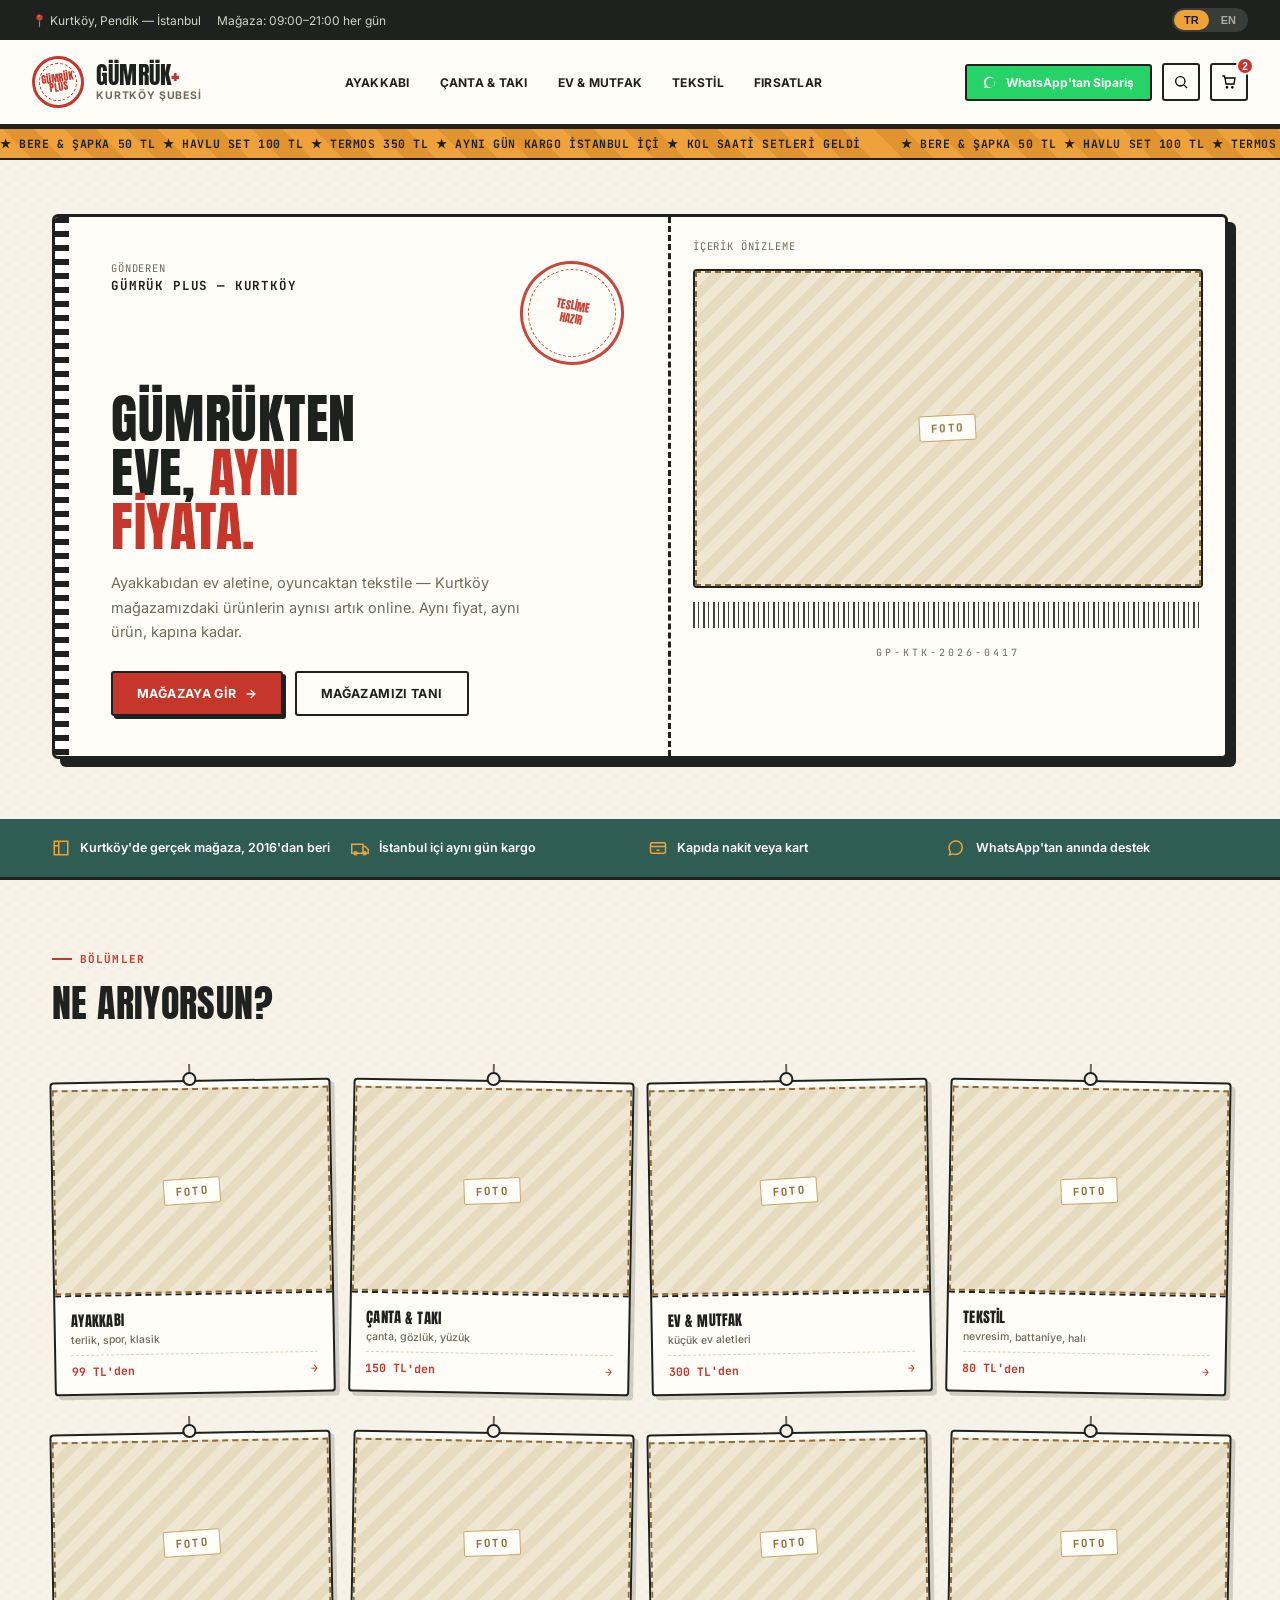
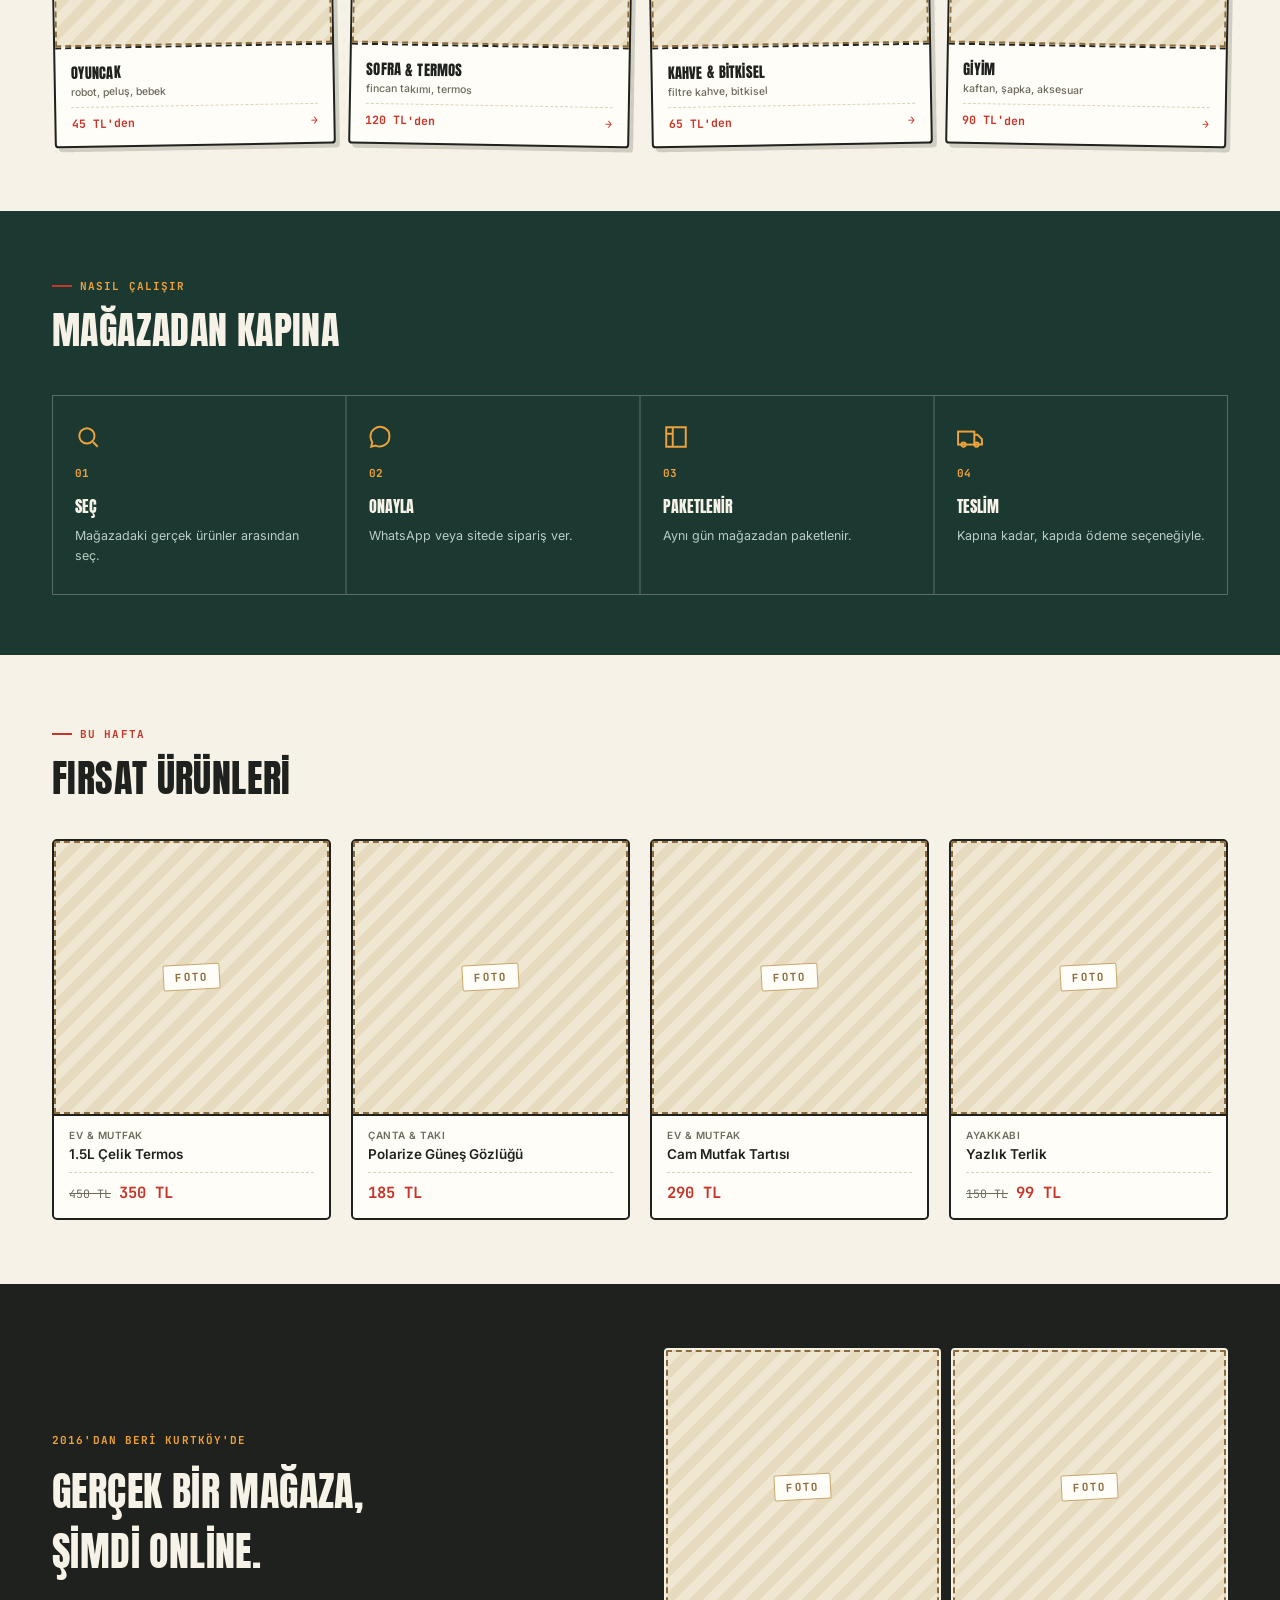
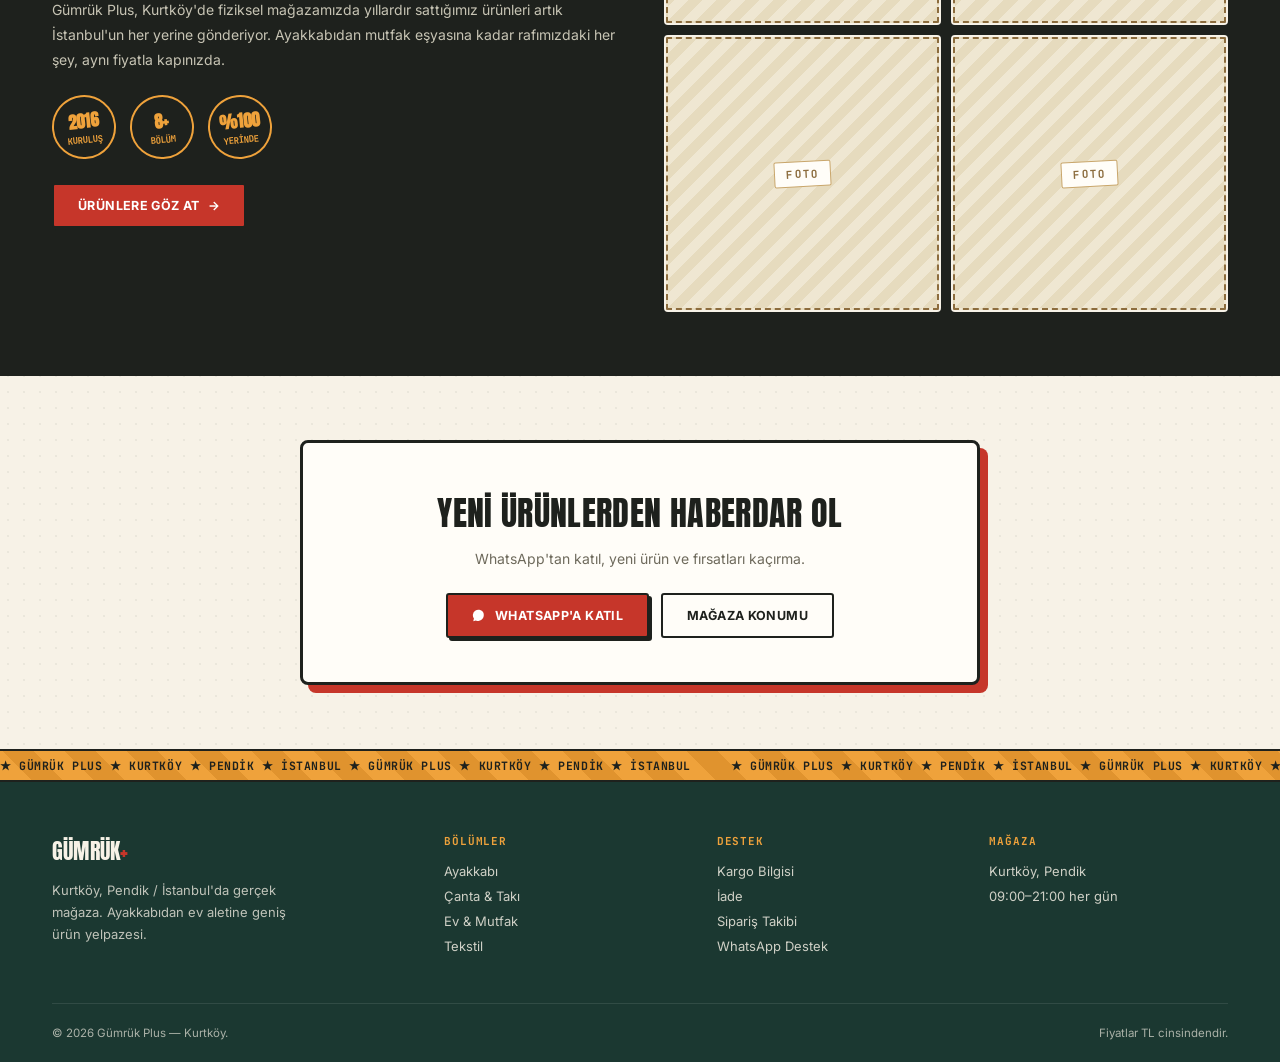
<file: index.html>
<!DOCTYPE html>
<html lang="tr">
<head>
<meta charset="UTF-8">
<meta name="viewport" content="width=device-width, initial-scale=1.0">
<title>Gümrük Plus — Kurtköy</title>
<link rel="preconnect" href="https://fonts.googleapis.com">
<link rel="preconnect" href="https://fonts.gstatic.com" crossorigin>
<link href="https://fonts.googleapis.com/css2?family=Anton&family=Inter:wght@400;500;600;700;800&family=JetBrains+Mono:wght@500;700&display=swap" rel="stylesheet">
<style>
  :root{
    --cream:#F7F2E7;
    --paper:#FFFDF8;
    --kraft:#C9A66B;
    --kraft-dark:#8C6C3D;
    --ink:#1E211D;
    --teal:#2F5D53;
    --teal-dark:#1B3831;
    --red:#C6362A;
    --amber:#EFA23B;
    --line:#DCD2B8;
    --stone:#6E6A5C;
    --ease:cubic-bezier(.22,.61,.36,1);
  }
  *{margin:0;padding:0;box-sizing:border-box;}
  body{
    background:var(--cream);color:var(--ink);font-family:'Inter',sans-serif;-webkit-font-smoothing:antialiased;
    background-image:
      radial-gradient(circle, rgba(30,33,29,0.055) 1px, transparent 1px);
    background-size:16px 16px;
  }
  ::selection{background:var(--amber);color:var(--ink);}
  h1,h2,h3{font-family:'Anton',sans-serif;font-weight:400;text-transform:uppercase;letter-spacing:0.01em;}
  a{color:inherit;text-decoration:none;}
  .mono{font-family:'JetBrains Mono',monospace;}
  .wrap{max-width:1240px;margin:0 auto;padding:0 32px;}
  @media(max-width:640px){.wrap{padding:0 18px;}}
  @media (prefers-reduced-motion: reduce){*{animation:none !important;transition:none !important;}}

  body.lang-tr .en{display:none;}
  body.lang-en .tr{display:none;}

  /* ---------- shared: photo placeholder ---------- */
  .photo-placeholder{
    width:100%;height:100%;
    background:repeating-linear-gradient(135deg, #EFE7D2 0 10px, #E6DBBE 10px 20px);
    border:2px dashed var(--kraft-dark);
    display:flex;align-items:center;justify-content:center;position:relative;
  }
  .photo-placeholder span{
    font-family:'JetBrains Mono',monospace;font-size:11px;font-weight:700;
    letter-spacing:0.12em;color:var(--kraft-dark);text-transform:uppercase;
    background:var(--paper);padding:5px 11px;border-radius:2px;border:1px solid var(--kraft);
    transform:rotate(-3deg);
  }

  /* ---------- packing-tape divider ---------- */
  .tape{
    background:repeating-linear-gradient(45deg, var(--amber) 0 22px, #E0932E 22px 44px);
    color:var(--ink);padding:7px 0;overflow:hidden;
    border-top:2px solid var(--ink);border-bottom:2px solid var(--ink);
  }
  .tape-track{display:flex;gap:40px;width:max-content;animation:tapeScroll 26s linear infinite;}
  @keyframes tapeScroll{from{transform:translateX(0);}to{transform:translateX(-50%);}}
  .tape-track span{font-family:'JetBrains Mono',monospace;font-size:11.5px;font-weight:700;letter-spacing:0.05em;white-space:nowrap;}

  /* ---------- TOPBAR ---------- */
  .topbar{
    background:var(--ink);color:var(--cream);font-size:12px;
    display:flex;justify-content:space-between;align-items:center;padding:8px 32px;
  }
  @media(max-width:640px){.topbar{padding:8px 18px;font-size:10.5px;}}
  .topbar .left{display:flex;gap:16px;align-items:center;opacity:0.85;}
  .lang-switch{display:flex;gap:2px;background:rgba(255,255,255,0.12);border-radius:999px;padding:2px;}
  .lang-switch button{border:none;background:none;color:var(--cream);font-size:11px;font-weight:700;padding:4px 10px;border-radius:999px;cursor:pointer;opacity:0.6;transition:all .25s var(--ease);}
  .lang-switch button.active{background:var(--amber);color:var(--ink);opacity:1;}

  /* ---------- HEADER ---------- */
  header{background:var(--paper);border-bottom:3px solid var(--ink);position:sticky;top:0;z-index:100;}
  .header-inner{display:flex;align-items:center;justify-content:space-between;padding:16px 32px;gap:24px;}
  @media(max-width:640px){.header-inner{padding:12px 18px;}}
  .logo-stamp{
    width:52px;height:52px;border:3px solid var(--red);border-radius:50%;
    display:flex;align-items:center;justify-content:center;transform:rotate(-8deg);
    flex-shrink:0;position:relative;
  }
  .logo-stamp::before{
    content:'';position:absolute;inset:4px;border:1px dashed var(--red);border-radius:50%;
  }
  .logo-stamp span{font-family:'Anton',sans-serif;color:var(--red);font-size:10px;line-height:0.9;text-align:center;}
  .logo-block{display:flex;align-items:center;gap:12px;}
  .logo-text h1{font-size:24px;line-height:1;}
  .logo-text h1 .plus{color:var(--red);}
  .logo-text .loc{font-size:10.5px;color:var(--stone);font-weight:700;letter-spacing:0.08em;text-transform:uppercase;margin-top:2px;}
  nav{display:flex;gap:2px;}
  @media(max-width:1040px){nav{display:none;}}
  nav a{
    padding:9px 14px;font-size:12px;font-weight:700;text-transform:uppercase;letter-spacing:0.02em;
    border-radius:3px;transition:all .2s var(--ease);position:relative;
  }
  nav a:hover{background:var(--ink);color:var(--cream);}
  .header-actions{display:flex;align-items:center;gap:10px;}
  .icon-btn{
    width:38px;height:38px;border:2px solid var(--ink);border-radius:3px;
    display:flex;align-items:center;justify-content:center;cursor:pointer;background:var(--paper);
    transition:all .2s var(--ease);position:relative;
  }
  .icon-btn:hover{background:var(--ink);color:var(--cream);}
  .cart-count{position:absolute;top:-8px;right:-8px;background:var(--red);color:#fff;font-size:10px;font-weight:700;width:18px;height:18px;border-radius:50%;display:flex;align-items:center;justify-content:center;border:2px solid var(--paper);}
  .whatsapp-btn{display:flex;align-items:center;gap:8px;background:#25D366;color:#fff;padding:9px 16px;border-radius:3px;font-size:12px;font-weight:700;border:2px solid var(--ink);transition:transform .2s var(--ease);}
  .whatsapp-btn:hover{transform:translateY(-2px) rotate(-1deg);}
  @media(max-width:640px){.whatsapp-btn span{display:none;}}

  .reveal{opacity:0;transform:translateY(26px);transition:opacity .7s var(--ease),transform .7s var(--ease);}
  .reveal.in{opacity:1;transform:translateY(0);}

  /* ---------- HERO — shipping label styled ---------- */
  .hero{padding:54px 0 60px;position:relative;}
  .hero-label{
    background:var(--paper);border:3px solid var(--ink);border-radius:6px;
    box-shadow:8px 8px 0 var(--ink);position:relative;overflow:hidden;
  }
  .hero-label::before{
    content:'';position:absolute;left:0;top:0;bottom:0;width:14px;
    background:repeating-linear-gradient(180deg, var(--ink) 0 6px, transparent 6px 14px);
  }
  .hero-grid{display:grid;grid-template-columns:1.1fr 1fr;gap:0;}
  @media(max-width:900px){.hero-grid{grid-template-columns:1fr;}}
  .hero-text{padding:44px 44px 40px 56px;}
  @media(max-width:640px){.hero-text{padding:32px 24px 28px 34px;}}
  .label-row{display:flex;justify-content:space-between;align-items:flex-start;margin-bottom:26px;flex-wrap:wrap;gap:14px;}
  .label-field{font-family:'JetBrains Mono',monospace;font-size:10.5px;color:var(--stone);text-transform:uppercase;letter-spacing:0.08em;}
  .label-field b{display:block;color:var(--ink);font-size:12.5px;margin-top:2px;font-weight:700;}
  .stamp-graphic{
    width:104px;height:104px;border:3px solid var(--red);border-radius:50%;
    display:flex;align-items:center;justify-content:center;flex-shrink:0;
    transform:rotate(11deg);opacity:0.92;mix-blend-mode:multiply;
  }
  .stamp-inner{border:1px dashed var(--red);border-radius:50%;width:88px;height:88px;display:flex;align-items:center;justify-content:center;}
  .stamp-graphic p{font-family:'Anton',sans-serif;color:var(--red);font-size:11px;line-height:1.15;text-align:center;text-transform:uppercase;}

  .hero-text h2{font-size:clamp(32px,4.6vw,54px);line-height:1.0;margin-bottom:18px;}
  .hero-text h2 .hi{color:var(--red);}
  .hero-text p.sub{font-size:14.5px;color:var(--stone);line-height:1.7;max-width:420px;margin-bottom:26px;}
  .hero-cta{display:flex;gap:12px;flex-wrap:wrap;}
  .btn{display:inline-flex;align-items:center;gap:8px;padding:13px 24px;font-size:12.5px;font-weight:700;text-transform:uppercase;letter-spacing:0.03em;border-radius:3px;border:2px solid var(--ink);cursor:pointer;transition:transform .25s var(--ease), box-shadow .25s var(--ease);}
  .btn-primary{background:var(--red);color:#fff;border-color:var(--ink);box-shadow:3px 3px 0 var(--ink);}
  .btn-primary:hover{transform:translate(-2px,-2px);box-shadow:5px 5px 0 var(--ink);}
  .btn-ghost{background:var(--paper);color:var(--ink);}
  .btn-ghost:hover{background:var(--ink);color:var(--cream);}

  .hero-photo-side{position:relative;border-left:3px dashed var(--ink);padding:22px;display:flex;flex-direction:column;gap:14px;}
  @media(max-width:900px){.hero-photo-side{border-left:none;border-top:3px dashed var(--ink);}}
  .hero-photo-main{aspect-ratio:16/10;border:2px solid var(--ink);border-radius:4px;overflow:hidden;position:relative;}
  .barcode-strip{height:26px;background:repeating-linear-gradient(90deg, var(--ink) 0 2px, transparent 2px 5px, var(--ink) 5px 6px, transparent 6px 10px);opacity:0.85;}
  .barcode-num{font-family:'JetBrains Mono',monospace;font-size:10px;letter-spacing:0.3em;color:var(--stone);text-align:center;margin-top:4px;}

  /* ---------- TRUST STRIP ---------- */
  .trust{background:var(--teal);color:#fff;padding:20px 0;border-bottom:3px solid var(--ink);}
  .trust-grid{display:flex;justify-content:space-between;flex-wrap:wrap;gap:18px;}
  .trust-item{display:flex;align-items:center;gap:10px;font-size:12.5px;font-weight:600;flex:1;min-width:210px;}
  .trust-item svg{flex-shrink:0;color:var(--amber);}

  /* ---------- SECTION ---------- */
  .section{padding:64px 0;}
  @media(max-width:640px){.section{padding:44px 0;}}
  .section-head{display:flex;justify-content:space-between;align-items:flex-end;margin-bottom:32px;gap:20px;flex-wrap:wrap;}
  .section-head .eyebrow{
    font-family:'JetBrains Mono',monospace;font-size:11px;font-weight:700;letter-spacing:0.1em;text-transform:uppercase;
    color:var(--red);margin-bottom:8px;display:inline-flex;align-items:center;gap:8px;
  }
  .section-head .eyebrow::before{content:'';width:20px;height:2px;background:var(--red);}
  .section-head h2{font-size:clamp(26px,3.4vw,38px);}

  /* ---------- CATEGORIES — hanging tag style ---------- */
  .cat-grid{display:grid;grid-template-columns:repeat(4,1fr);gap:22px 18px;}
  @media(max-width:900px){.cat-grid{grid-template-columns:repeat(2,1fr);}}
  .cat-card{position:relative;transition:transform .3s var(--ease);}
  .cat-card:nth-child(odd){transform:rotate(-1deg);}
  .cat-card:nth-child(even){transform:rotate(1deg);}
  .cat-card:hover{transform:rotate(0deg) translateY(-5px);}
  .cat-string{width:2px;height:16px;background:var(--stone);margin:0 auto;}
  .cat-tag{
    background:var(--paper);border:2px solid var(--ink);border-radius:4px;overflow:hidden;
    box-shadow:4px 4px 0 rgba(30,33,29,0.18);
  }
  .tag-hole{
    width:14px;height:14px;border:2px solid var(--ink);border-radius:50%;
    background:var(--cream);position:absolute;top:8px;left:50%;transform:translateX(-50%);z-index:2;
  }
  .cat-img{aspect-ratio:4/3;border-bottom:2px dashed var(--ink);position:relative;margin-top:6px;}
  .cat-body{padding:13px 15px 15px;}
  .cat-body h3{font-size:14.5px;margin-bottom:2px;}
  .cat-body .en-sub{font-size:10.5px;color:var(--stone);text-transform:none;font-weight:500;display:block;margin-bottom:8px;}
  .cat-body .from{font-family:'JetBrains Mono',monospace;font-size:11.5px;color:var(--red);font-weight:700;display:flex;justify-content:space-between;align-items:center;border-top:1px dashed var(--line);padding-top:8px;}

  /* ---------- HOW IT WORKS ---------- */
  .how{background:var(--teal-dark);color:var(--cream);padding:60px 0;position:relative;}
  .how-grid{display:grid;grid-template-columns:repeat(4,1fr);gap:2px;background:rgba(247,242,231,0.15);border:1px solid rgba(247,242,231,0.15);}
  @media(max-width:800px){.how-grid{grid-template-columns:repeat(2,1fr);}}
  .how-step{background:var(--teal-dark);padding:28px 22px;position:relative;}
  .how-step .num{font-family:'JetBrains Mono',monospace;font-size:11px;color:var(--amber);font-weight:700;margin-bottom:14px;display:block;}
  .how-step h3{font-size:16px;color:var(--cream);margin-bottom:8px;letter-spacing:0;}
  .how-step p{font-size:12.5px;color:#B9CDC5;line-height:1.6;}
  .how-step svg{margin-bottom:12px;color:var(--amber);}

  /* ---------- DEALS ---------- */
  .prod-grid{display:grid;grid-template-columns:repeat(4,1fr);gap:20px;}
  @media(max-width:900px){.prod-grid{grid-template-columns:repeat(2,1fr);}}
  .prod-card{background:var(--paper);border:2px solid var(--ink);border-radius:5px;overflow:hidden;cursor:pointer;transition:transform .25s var(--ease), box-shadow .25s var(--ease);position:relative;}
  .prod-card:hover{transform:translateY(-4px);box-shadow:5px 5px 0 var(--ink);}
  .prod-img{aspect-ratio:1;position:relative;border-bottom:2px solid var(--ink);}
  .prod-tag{position:absolute;top:10px;right:-6px;background:var(--red);color:#fff;font-size:10px;font-weight:700;padding:4px 12px 4px 9px;border-radius:3px 0 0 3px;text-transform:uppercase;box-shadow:0 2px 0 rgba(0,0,0,0.15);}
  .prod-body{padding:13px 15px 15px;}
  .prod-cat{font-size:10px;color:var(--stone);text-transform:uppercase;letter-spacing:0.05em;margin-bottom:5px;font-weight:600;}
  .prod-name{font-size:13.5px;font-weight:600;margin-bottom:9px;line-height:1.3;}
  .prod-price{display:flex;align-items:baseline;gap:8px;border-top:1px dashed var(--line);padding-top:9px;}
  .prod-price .now{font-family:'JetBrains Mono',monospace;font-weight:700;color:var(--red);font-size:15.5px;}
  .prod-price .was{font-family:'JetBrains Mono',monospace;font-size:11.5px;color:var(--stone);text-decoration:line-through;}

  /* ---------- ABOUT ---------- */
  .about{background:var(--ink);color:var(--cream);padding:64px 0;position:relative;overflow:hidden;}
  .about-grid{display:grid;grid-template-columns:1fr 1fr;gap:48px;align-items:center;}
  @media(max-width:900px){.about-grid{grid-template-columns:1fr;}}
  .about .eyebrow{font-family:'JetBrains Mono',monospace;font-size:11px;font-weight:700;letter-spacing:0.1em;text-transform:uppercase;color:var(--amber);margin-bottom:14px;display:block;}
  .about h2{font-size:clamp(26px,3.6vw,40px);margin-bottom:16px;color:var(--cream);}
  .about p{color:#C7C4B4;font-size:14px;line-height:1.8;margin-bottom:22px;}
  .about-stamp-row{display:flex;gap:14px;margin-bottom:24px;flex-wrap:wrap;}
  .mini-stamp{
    border:2px solid var(--amber);border-radius:50%;width:64px;height:64px;
    display:flex;align-items:center;justify-content:center;flex-direction:column;
    font-family:'JetBrains Mono',monospace;color:var(--amber);font-size:9px;font-weight:700;text-align:center;
    transform:rotate(-6deg);
  }
  .mini-stamp b{font-family:'Anton',sans-serif;font-size:17px;display:block;}
  .about-photos{display:grid;grid-template-columns:1fr 1fr;gap:10px;}
  .about-photos > div{aspect-ratio:1;border-radius:4px;overflow:hidden;border:2px solid var(--cream);}

  /* ---------- NEWSLETTER ---------- */
  .news{padding:64px 0;text-align:center;position:relative;}
  .news-card{
    max-width:680px;margin:0 auto;background:var(--paper);border:3px solid var(--ink);border-radius:8px;
    padding:44px 36px;box-shadow:8px 8px 0 var(--red);position:relative;
  }
  .news h2{font-size:clamp(24px,3.4vw,34px);margin-bottom:12px;}
  .news p{color:var(--stone);margin-bottom:26px;font-size:14px;}
  .news-actions{display:flex;justify-content:center;gap:12px;flex-wrap:wrap;}

  /* ---------- FOOTER ---------- */
  footer{background:var(--teal-dark);color:var(--cream);padding:52px 0 22px;}
  .foot-grid{display:grid;grid-template-columns:1.5fr 1fr 1fr 1fr;gap:34px;margin-bottom:40px;}
  @media(max-width:800px){.foot-grid{grid-template-columns:1fr 1fr;}}
  .foot-grid h4{font-family:'JetBrains Mono',monospace;font-size:11px;letter-spacing:0.08em;text-transform:uppercase;color:var(--amber);margin-bottom:15px;}
  .foot-grid ul{list-style:none;}
  .foot-grid li{margin-bottom:9px;font-size:13px;opacity:0.82;}
  .foot-bottom{display:flex;justify-content:space-between;padding-top:22px;border-top:1px solid rgba(255,255,255,0.15);font-size:11.5px;opacity:0.65;flex-wrap:wrap;gap:12px;}

  /* ============================================================
     MOBILE-SPECIFIC: bottom tab bar, hamburger menu, horizontal
     scrolling shelves instead of a squeezed grid, app-style spacing
     ============================================================ */
  .hamburger{display:none;}
  .mobile-menu{display:none;}
  .bottom-tabs{display:none;}

  @media(max-width:768px){
    /* room at the bottom for the fixed tab bar */
    body{padding-bottom:74px;}

    .hamburger{
      display:flex;align-items:center;justify-content:center;
      width:38px;height:38px;border:2px solid var(--ink);border-radius:3px;
      background:var(--paper);cursor:pointer;
    }
    .mobile-menu{
      display:block;max-height:0;overflow:hidden;background:var(--paper);
      border-bottom:3px solid var(--ink);transition:max-height .35s var(--ease);
    }
    .mobile-menu.open{max-height:340px;}
    .mobile-menu a{
      display:flex;align-items:center;justify-content:space-between;
      padding:15px 20px;font-size:14px;font-weight:700;text-transform:uppercase;
      letter-spacing:0.02em;border-top:1px dashed var(--line);
    }
    .mobile-menu a:first-child{border-top:none;}
    .mobile-menu a::after{content:'→';color:var(--red);}

    /* hero: tighten and de-emphasize the manifest chrome on small screens */
    .hero{padding:20px 0 28px;}
    .hero-label{box-shadow:5px 5px 0 var(--ink);}
    .hero-text{padding:26px 20px 22px 28px;}
    .label-row{margin-bottom:16px;}
    .stamp-graphic{width:76px;height:76px;}
    .stamp-inner{width:64px;height:64px;}
    .stamp-graphic p{font-size:9px;}
    .hero-photo-side{padding:16px;}
    .hero-photo-main{aspect-ratio:16/9;}

    /* section rhythm: tighter on phones, still breathing room */
    .section{padding:36px 0;}
    .section-head{margin-bottom:20px;}

    /* CATEGORIES → horizontal scrolling shelf, not a cramped 2-col grid */
    .cat-grid{
      display:flex;grid-template-columns:none;gap:14px;
      overflow-x:auto;scroll-snap-type:x mandatory;
      margin:0 -18px;padding:4px 18px 10px;
      -webkit-overflow-scrolling:touch;scrollbar-width:none;
    }
    .cat-grid::-webkit-scrollbar{display:none;}
    .cat-card{flex:0 0 150px;scroll-snap-align:start;}
    .cat-card:nth-child(odd),.cat-card:nth-child(even){transform:none;}
    .cat-card:hover{transform:none;}

    /* DEALS → same horizontal shelf pattern */
    .prod-grid{
      display:flex;grid-template-columns:none;gap:14px;
      overflow-x:auto;scroll-snap-type:x mandatory;
      margin:0 -18px;padding:4px 18px 10px;
      -webkit-overflow-scrolling:touch;scrollbar-width:none;
    }
    .prod-grid::-webkit-scrollbar{display:none;}
    .prod-card{flex:0 0 168px;scroll-snap-align:start;}

    .how-grid{grid-template-columns:repeat(2,1fr);}
    .about-stamp-row{justify-content:center;}
    .news-card{padding:30px 22px;}

    /* bigger, thumb-friendly tap targets throughout */
    .btn{padding:15px 22px;font-size:13px;}
    nav a, .icon-btn, .whatsapp-btn{min-height:44px;}

    /* ---------- bottom tab bar ---------- */
    .bottom-tabs{
      display:flex;position:fixed;left:0;right:0;bottom:0;z-index:200;
      background:var(--paper);border-top:3px solid var(--ink);
      padding:8px 6px calc(8px + env(safe-area-inset-bottom));
      box-shadow:0 -6px 18px rgba(0,0,0,0.12);
    }
    .bottom-tabs a{
      flex:1;display:flex;flex-direction:column;align-items:center;gap:3px;
      padding:6px 2px;border-radius:6px;color:var(--stone);
      font-size:9.5px;font-weight:700;letter-spacing:0.03em;text-transform:uppercase;
      transition:color .2s, background .2s;position:relative;
    }
    .bottom-tabs a.active{color:var(--red);}
    .bottom-tabs a svg{width:20px;height:20px;}
    .bottom-tabs a.whatsapp-tab{color:#1f9c53;}
    .bottom-tabs .tab-cart-count{
      position:absolute;top:2px;right:14px;background:var(--red);color:#fff;
      font-size:8px;font-weight:700;width:14px;height:14px;border-radius:50%;
      display:flex;align-items:center;justify-content:center;border:1.5px solid var(--paper);
    }
  }

  @media(max-width:400px){
    .cat-card{flex-basis:135px;}
    .prod-card{flex-basis:150px;}
  }
</style>
</head>
<body class="lang-tr">

<div class="topbar">
  <div class="left">
    <span class="tr">📍 Kurtköy, Pendik — İstanbul</span><span class="en">📍 Kurtköy, Pendik — Istanbul</span>
    <span class="tr">Mağaza: 09:00–21:00 her gün</span><span class="en">Store: 09:00–21:00 daily</span>
  </div>
  <div class="lang-switch">
    <button class="active" onclick="setLang('tr', this)">TR</button>
    <button onclick="setLang('en', this)">EN</button>
  </div>
</div>

<header>
  <div class="header-inner">
    <div class="logo-block">
      <div class="logo-stamp"><span>GÜMRÜK<br>PLUS</span></div>
      <div class="logo-text">
        <h1>GÜMRÜK<span class="plus">+</span></h1>
        <div class="loc"><span class="tr">Kurtköy Şubesi</span><span class="en">Kurtköy Branch</span></div>
      </div>
    </div>
    <nav>
      <a href="#categories"><span class="tr">Ayakkabı</span><span class="en">Footwear</span></a>
      <a href="#categories"><span class="tr">Çanta &amp; Takı</span><span class="en">Bags &amp; Jewelry</span></a>
      <a href="#categories"><span class="tr">Ev &amp; Mutfak</span><span class="en">Home &amp; Kitchen</span></a>
      <a href="#categories"><span class="tr">Tekstil</span><span class="en">Textiles</span></a>
      <a href="#deals"><span class="tr">Fırsatlar</span><span class="en">Deals</span></a>
    </nav>
    <div class="header-actions">
      <a class="whatsapp-btn" href="#" aria-label="WhatsApp">
        <svg width="15" height="15" viewBox="0 0 24 24" fill="currentColor"><path d="M17.6 6.3A8.9 8.9 0 0 0 3.1 16.9L2 21l4.2-1.1a8.9 8.9 0 0 0 12.6-8A8.9 8.9 0 0 0 17.6 6.3zM12 19.4a7.4 7.4 0 0 1-3.8-1l-.3-.2-2.5.7.7-2.4-.2-.3A7.5 7.5 0 1 1 12 19.4z"/></svg>
        <span class="tr">WhatsApp'tan Sipariş</span><span class="en">Order via WhatsApp</span>
      </a>
      <button class="icon-btn" aria-label="Search"><svg width="16" height="16" viewBox="0 0 24 24" fill="none" stroke="currentColor" stroke-width="2"><circle cx="11" cy="11" r="7"/><path d="M21 21l-4.35-4.35"/></svg></button>
      <button class="icon-btn" aria-label="Cart" style="position:relative;">
        <svg width="16" height="16" viewBox="0 0 24 24" fill="none" stroke="currentColor" stroke-width="2"><path d="M6 6h15l-1.5 9h-12z"/><path d="M6 6L5 3H2"/><circle cx="9" cy="20" r="1"/><circle cx="17" cy="20" r="1"/></svg>
        <span class="cart-count">2</span>
      </button>
      <button class="hamburger" aria-label="Menu" onclick="toggleMenu()">
        <svg id="hamburgerIcon" width="18" height="18" viewBox="0 0 24 24" fill="none" stroke="currentColor" stroke-width="2.2"><path d="M3 6h18M3 12h18M3 18h18"/></svg>
      </button>
    </div>
  </div>
  <div class="mobile-menu" id="mobileMenu">
    <a href="#categories" onclick="closeMenu()"><span class="tr">Ayakkabı</span><span class="en">Footwear</span></a>
    <a href="#categories" onclick="closeMenu()"><span class="tr">Çanta &amp; Takı</span><span class="en">Bags &amp; Jewelry</span></a>
    <a href="#categories" onclick="closeMenu()"><span class="tr">Ev &amp; Mutfak</span><span class="en">Home &amp; Kitchen</span></a>
    <a href="#categories" onclick="closeMenu()"><span class="tr">Tekstil</span><span class="en">Textiles</span></a>
    <a href="#categories" onclick="closeMenu()"><span class="tr">Oyuncak</span><span class="en">Toys</span></a>
    <a href="#deals" onclick="closeMenu()"><span class="tr">Fırsatlar</span><span class="en">Deals</span></a>
    <a href="#about" onclick="closeMenu()"><span class="tr">Mağazamız</span><span class="en">About the store</span></a>
  </div>
</header>

<div class="tape">
  <div class="tape-track">
    <span>★ BERE &amp; ŞAPKA 50 TL ★ HAVLU SET 100 TL ★ TERMOS 350 TL ★ AYNI GÜN KARGO İSTANBUL İÇİ ★ KOL SAATİ SETLERİ GELDİ</span>
    <span>★ BERE &amp; ŞAPKA 50 TL ★ HAVLU SET 100 TL ★ TERMOS 350 TL ★ AYNI GÜN KARGO İSTANBUL İÇİ ★ KOL SAATİ SETLERİ GELDİ</span>
  </div>
</div>

<!-- HERO -->
<section class="hero">
  <div class="wrap">
    <div class="hero-label reveal">
      <div class="hero-grid">
        <div class="hero-text">
          <div class="label-row">
            <div class="label-field">
              <span class="tr">GÖNDEREN</span><span class="en">FROM</span>
              <b>GÜMRÜK PLUS — KURTKÖY</b>
            </div>
            <div class="stamp-graphic">
              <div class="stamp-inner">
                <p><span class="tr">TESLİME<br>HAZIR</span><span class="en">READY TO<br>SHIP</span></p>
              </div>
            </div>
          </div>
          <h2>
            <span class="tr">Gümrükten<br>eve, <span class="hi">aynı<br>fiyata.</span></span>
            <span class="en">Duty-free<br>prices, <span class="hi">straight<br>to home.</span></span>
          </h2>
          <p class="sub">
            <span class="tr">Ayakkabıdan ev aletine, oyuncaktan tekstile — Kurtköy mağazamızdaki ürünlerin aynısı artık online. Aynı fiyat, aynı ürün, kapına kadar.</span>
            <span class="en">From footwear to appliances, toys to textiles — the same products from our Kurtköy store, now online. Same price, same product, delivered to your door.</span>
          </p>
          <div class="hero-cta">
            <a class="btn btn-primary" href="#categories"><span class="tr">Mağazaya Gir</span><span class="en">Browse the shop</span> →</a>
            <a class="btn btn-ghost" href="#about"><span class="tr">Mağazamızı Tanı</span><span class="en">About the store</span></a>
          </div>
        </div>
        <div class="hero-photo-side">
          <div class="label-field" style="margin-bottom:2px;"><span class="tr">İÇERİK ÖNİZLEME</span><span class="en">CONTENTS PREVIEW</span></div>
          <div class="hero-photo-main"><div class="photo-placeholder"><span>FOTO</span></div></div>
          <div class="barcode-strip"></div>
          <div class="barcode-num mono">GP-KTK-2026-0417</div>
        </div>
      </div>
    </div>
  </div>
</section>

<!-- TRUST STRIP -->
<div class="trust">
  <div class="wrap trust-grid">
    <div class="trust-item"><svg width="18" height="18" viewBox="0 0 24 24" fill="none" stroke="currentColor" stroke-width="2"><path d="M3 3h18v18H3z"/><path d="M9 3v18M3 9h6"/></svg><span><span class="tr">Kurtköy'de gerçek mağaza, 2016'dan beri</span><span class="en">Real Kurtköy store, since 2016</span></span></div>
    <div class="trust-item"><svg width="18" height="18" viewBox="0 0 24 24" fill="none" stroke="currentColor" stroke-width="2"><rect x="1" y="7" width="15" height="12"/><path d="M16 10h3l4 4v5h-7"/><circle cx="6" cy="19" r="2"/><circle cx="18" cy="19" r="2"/></svg><span><span class="tr">İstanbul içi aynı gün kargo</span><span class="en">Same-day delivery within Istanbul</span></span></div>
    <div class="trust-item"><svg width="18" height="18" viewBox="0 0 24 24" fill="none" stroke="currentColor" stroke-width="2"><path d="M2 10h20M6 15h.01M10 15h4"/><rect x="2" y="5" width="20" height="14" rx="2"/></svg><span><span class="tr">Kapıda nakit veya kart</span><span class="en">Cash or card on delivery</span></span></div>
    <div class="trust-item"><svg width="18" height="18" viewBox="0 0 24 24" fill="none" stroke="currentColor" stroke-width="2"><path d="M17.6 6.3A8.9 8.9 0 0 0 3.1 16.9L2 21l4.2-1.1a8.9 8.9 0 0 0 12.6-8A8.9 8.9 0 0 0 17.6 6.3z"/></svg><span><span class="tr">WhatsApp'tan anında destek</span><span class="en">Instant support on WhatsApp</span></span></div>
  </div>
</div>

<!-- CATEGORIES -->
<section class="section" id="categories">
  <div class="wrap">
    <div class="section-head reveal">
      <div><span class="eyebrow"><span class="tr">Bölümler</span><span class="en">Departments</span></span><h2><span class="tr">Ne Arıyorsun?</span><span class="en">What are you looking for?</span></h2></div>
    </div>
    <div class="scroll-shelf">
    <div class="cat-grid reveal">
      <div class="cat-card"><div class="cat-string"></div><div class="cat-tag"><div class="tag-hole"></div><div class="cat-img"><div class="photo-placeholder"><span>FOTO</span></div></div><div class="cat-body"><h3><span class="tr">Ayakkabı</span><span class="en">Footwear</span></h3><span class="en-sub"><span class="tr">terlik, spor, klasik</span><span class="en">sneakers, sandals, dress</span></span><div class="from"><span><span class="tr">99 TL'den</span><span class="en">from 99 TL</span></span><span>→</span></div></div></div></div>
      <div class="cat-card"><div class="cat-string"></div><div class="cat-tag"><div class="tag-hole"></div><div class="cat-img"><div class="photo-placeholder"><span>FOTO</span></div></div><div class="cat-body"><h3><span class="tr">Çanta &amp; Takı</span><span class="en">Bags &amp; Jewelry</span></h3><span class="en-sub"><span class="tr">çanta, gözlük, yüzük</span><span class="en">bags, sunglasses, rings</span></span><div class="from"><span><span class="tr">150 TL'den</span><span class="en">from 150 TL</span></span><span>→</span></div></div></div></div>
      <div class="cat-card"><div class="cat-string"></div><div class="cat-tag"><div class="tag-hole"></div><div class="cat-img"><div class="photo-placeholder"><span>FOTO</span></div></div><div class="cat-body"><h3><span class="tr">Ev &amp; Mutfak</span><span class="en">Home &amp; Kitchen</span></h3><span class="en-sub"><span class="tr">küçük ev aletleri</span><span class="en">appliances, cookware</span></span><div class="from"><span><span class="tr">300 TL'den</span><span class="en">from 300 TL</span></span><span>→</span></div></div></div></div>
      <div class="cat-card"><div class="cat-string"></div><div class="cat-tag"><div class="tag-hole"></div><div class="cat-img"><div class="photo-placeholder"><span>FOTO</span></div></div><div class="cat-body"><h3><span class="tr">Tekstil</span><span class="en">Textiles</span></h3><span class="en-sub"><span class="tr">nevresim, battaniye, halı</span><span class="en">bedding, blankets, rugs</span></span><div class="from"><span><span class="tr">80 TL'den</span><span class="en">from 80 TL</span></span><span>→</span></div></div></div></div>
      <div class="cat-card"><div class="cat-string"></div><div class="cat-tag"><div class="tag-hole"></div><div class="cat-img"><div class="photo-placeholder"><span>FOTO</span></div></div><div class="cat-body"><h3><span class="tr">Oyuncak</span><span class="en">Toys</span></h3><span class="en-sub"><span class="tr">robot, peluş, bebek</span><span class="en">robots, plush, dolls</span></span><div class="from"><span><span class="tr">45 TL'den</span><span class="en">from 45 TL</span></span><span>→</span></div></div></div></div>
      <div class="cat-card"><div class="cat-string"></div><div class="cat-tag"><div class="tag-hole"></div><div class="cat-img"><div class="photo-placeholder"><span>FOTO</span></div></div><div class="cat-body"><h3><span class="tr">Sofra &amp; Termos</span><span class="en">Tableware &amp; Thermos</span></h3><span class="en-sub"><span class="tr">fincan takımı, termos</span><span class="en">cup sets, flasks</span></span><div class="from"><span><span class="tr">120 TL'den</span><span class="en">from 120 TL</span></span><span>→</span></div></div></div></div>
      <div class="cat-card"><div class="cat-string"></div><div class="cat-tag"><div class="tag-hole"></div><div class="cat-img"><div class="photo-placeholder"><span>FOTO</span></div></div><div class="cat-body"><h3><span class="tr">Kahve &amp; Bitkisel</span><span class="en">Coffee &amp; Wellness</span></h3><span class="en-sub"><span class="tr">filtre kahve, bitkisel</span><span class="en">coffee, herbal goods</span></span><div class="from"><span><span class="tr">65 TL'den</span><span class="en">from 65 TL</span></span><span>→</span></div></div></div></div>
      <div class="cat-card"><div class="cat-string"></div><div class="cat-tag"><div class="tag-hole"></div><div class="cat-img"><div class="photo-placeholder"><span>FOTO</span></div></div><div class="cat-body"><h3><span class="tr">Giyim</span><span class="en">Clothing</span></h3><span class="en-sub"><span class="tr">kaftan, şapka, aksesuar</span><span class="en">kaftans, caps, accessories</span></span><div class="from"><span><span class="tr">90 TL'den</span><span class="en">from 90 TL</span></span><span>→</span></div></div></div></div>
    </div>
    </div>
  </div>
</section>

<!-- HOW IT WORKS -->
<section class="how">
  <div class="wrap">
    <div class="section-head reveal" style="margin-bottom:36px;">
      <div><span class="eyebrow" style="color:var(--amber);"><span class="tr">Nasıl Çalışır</span><span class="en">How it works</span></span><h2 style="color:var(--cream);"><span class="tr">Mağazadan Kapına</span><span class="en">Store shelf to your door</span></h2></div>
    </div>
    <div class="how-grid reveal">
      <div class="how-step">
        <svg width="26" height="26" viewBox="0 0 24 24" fill="none" stroke="currentColor" stroke-width="1.8"><circle cx="11" cy="11" r="7"/><path d="M21 21l-4.35-4.35"/></svg>
        <span class="num mono">01</span>
        <h3><span class="tr">Seç</span><span class="en">Choose</span></h3>
        <p><span class="tr">Mağazadaki gerçek ürünler arasından seç.</span><span class="en">Pick from what's really on our shelves.</span></p>
      </div>
      <div class="how-step">
        <svg width="26" height="26" viewBox="0 0 24 24" fill="none" stroke="currentColor" stroke-width="1.8"><path d="M17.6 6.3A8.9 8.9 0 0 0 3.1 16.9L2 21l4.2-1.1a8.9 8.9 0 0 0 12.6-8A8.9 8.9 0 0 0 17.6 6.3z"/></svg>
        <span class="num mono">02</span>
        <h3><span class="tr">Onayla</span><span class="en">Confirm</span></h3>
        <p><span class="tr">WhatsApp veya sitede sipariş ver.</span><span class="en">Order on WhatsApp or the site.</span></p>
      </div>
      <div class="how-step">
        <svg width="26" height="26" viewBox="0 0 24 24" fill="none" stroke="currentColor" stroke-width="1.8"><path d="M3 3h18v18H3z"/><path d="M9 3v18M3 9h6"/></svg>
        <span class="num mono">03</span>
        <h3><span class="tr">Paketlenir</span><span class="en">Packed</span></h3>
        <p><span class="tr">Aynı gün mağazadan paketlenir.</span><span class="en">Packed same-day from the store.</span></p>
      </div>
      <div class="how-step">
        <svg width="26" height="26" viewBox="0 0 24 24" fill="none" stroke="currentColor" stroke-width="1.8"><rect x="1" y="7" width="15" height="12"/><path d="M16 10h3l4 4v5h-7"/><circle cx="6" cy="19" r="2"/><circle cx="18" cy="19" r="2"/></svg>
        <span class="num mono">04</span>
        <h3><span class="tr">Teslim</span><span class="en">Delivered</span></h3>
        <p><span class="tr">Kapına kadar, kapıda ödeme seçeneğiyle.</span><span class="en">To your door, cash-on-delivery available.</span></p>
      </div>
    </div>
  </div>
</section>

<!-- DEALS -->
<section class="section" id="deals">
  <div class="wrap">
    <div class="section-head reveal">
      <div><span class="eyebrow"><span class="tr">Bu Hafta</span><span class="en">This week</span></span><h2><span class="tr">Fırsat Ürünleri</span><span class="en">Deal of the week</span></h2></div>
    </div>
    <div class="scroll-shelf">
    <div class="prod-grid reveal">
      <div class="prod-card">
        <div class="prod-img"><span class="prod-tag"><span class="tr">İndirim</span><span class="en">Sale</span></span><div class="photo-placeholder"><span>FOTO</span></div></div>
        <div class="prod-body"><div class="prod-cat"><span class="tr">Ev &amp; Mutfak</span><span class="en">Home &amp; Kitchen</span></div><div class="prod-name"><span class="tr">1.5L Çelik Termos</span><span class="en">1.5L Steel Vacuum Flask</span></div><div class="prod-price"><span class="was mono">450 TL</span><span class="now mono">350 TL</span></div></div>
      </div>
      <div class="prod-card">
        <div class="prod-img"><div class="photo-placeholder"><span>FOTO</span></div></div>
        <div class="prod-body"><div class="prod-cat"><span class="tr">Çanta &amp; Takı</span><span class="en">Bags &amp; Jewelry</span></div><div class="prod-name"><span class="tr">Polarize Güneş Gözlüğü</span><span class="en">Polarized Sunglasses</span></div><div class="prod-price"><span class="now mono">185 TL</span></div></div>
      </div>
      <div class="prod-card">
        <div class="prod-img"><span class="prod-tag"><span class="tr">Yeni</span><span class="en">New</span></span><div class="photo-placeholder"><span>FOTO</span></div></div>
        <div class="prod-body"><div class="prod-cat"><span class="tr">Ev &amp; Mutfak</span><span class="en">Home &amp; Kitchen</span></div><div class="prod-name"><span class="tr">Cam Mutfak Tartısı</span><span class="en">Glass Kitchen Scale</span></div><div class="prod-price"><span class="now mono">290 TL</span></div></div>
      </div>
      <div class="prod-card">
        <div class="prod-img"><div class="photo-placeholder"><span>FOTO</span></div></div>
        <div class="prod-body"><div class="prod-cat"><span class="tr">Ayakkabı</span><span class="en">Footwear</span></div><div class="prod-name"><span class="tr">Yazlık Terlik</span><span class="en">Summer Slides</span></div><div class="prod-price"><span class="was mono">150 TL</span><span class="now mono">99 TL</span></div></div>
      </div>
    </div>
    </div>
  </div>
</section>

<!-- ABOUT -->
<section class="about" id="about">
  <div class="wrap about-grid">
    <div class="reveal">
      <span class="eyebrow"><span class="tr">2016'dan Beri Kurtköy'de</span><span class="en">In Kurtköy since 2016</span></span>
      <h2><span class="tr">Gerçek bir mağaza,<br>şimdi online.</span><span class="en">A real store,<br>now online.</span></h2>
      <p><span class="tr">Gümrük Plus, Kurtköy'de fiziksel mağazamızda yıllardır sattığımız ürünleri artık İstanbul'un her yerine gönderiyor. Ayakkabıdan mutfak eşyasına kadar rafımızdaki her şey, aynı fiyatla kapınızda.</span><span class="en">Gümrük Plus ships the same products we've sold for years from our physical store in Kurtköy — now to anywhere in Istanbul. From footwear to kitchenware, whatever's on our shelf, at the same price, delivered.</span></p>
      <div class="about-stamp-row">
        <div class="mini-stamp"><b>2016</b><span class="tr">KURULUŞ</span><span class="en">FOUNDED</span></div>
        <div class="mini-stamp"><b>8+</b><span class="tr">BÖLÜM</span><span class="en">DEPARTMENTS</span></div>
        <div class="mini-stamp"><b>%100</b><span class="tr">YERİNDE</span><span class="en">IN-STORE</span></div>
      </div>
      <a class="btn btn-primary" href="#categories"><span class="tr">Ürünlere Göz At</span><span class="en">Browse products</span> →</a>
    </div>
    <div class="about-photos reveal">
      <div><div class="photo-placeholder"><span>FOTO</span></div></div>
      <div><div class="photo-placeholder"><span>FOTO</span></div></div>
      <div><div class="photo-placeholder"><span>FOTO</span></div></div>
      <div><div class="photo-placeholder"><span>FOTO</span></div></div>
    </div>
  </div>
</section>

<!-- NEWSLETTER -->
<section class="news">
  <div class="wrap reveal">
    <div class="news-card">
      <h2><span class="tr">Yeni Ürünlerden Haberdar Ol</span><span class="en">Hear about new stock first</span></h2>
      <p><span class="tr">WhatsApp'tan katıl, yeni ürün ve fırsatları kaçırma.</span><span class="en">Join our WhatsApp list — new arrivals and deals, nothing else.</span></p>
      <div class="news-actions">
        <a class="btn btn-primary" href="#"><svg width="15" height="15" viewBox="0 0 24 24" fill="currentColor"><path d="M17.6 6.3A8.9 8.9 0 0 0 3.1 16.9L2 21l4.2-1.1a8.9 8.9 0 0 0 12.6-8A8.9 8.9 0 0 0 17.6 6.3z"/></svg><span class="tr">WhatsApp'a Katıl</span><span class="en">Join on WhatsApp</span></a>
        <a class="btn btn-ghost" href="#"><span class="tr">Mağaza Konumu</span><span class="en">Store location</span></a>
      </div>
    </div>
  </div>
</section>

<div class="tape">
  <div class="tape-track">
    <span>★ GÜMRÜK PLUS ★ KURTKÖY ★ PENDİK ★ İSTANBUL ★ GÜMRÜK PLUS ★ KURTKÖY ★ PENDİK ★ İSTANBUL</span>
    <span>★ GÜMRÜK PLUS ★ KURTKÖY ★ PENDİK ★ İSTANBUL ★ GÜMRÜK PLUS ★ KURTKÖY ★ PENDİK ★ İSTANBUL</span>
  </div>
</div>

<!-- FOOTER -->
<footer>
  <div class="wrap">
    <div class="foot-grid">
      <div>
        <h1 style="font-size:22px;margin-bottom:12px;">GÜMRÜK<span style="color:var(--red);">+</span></h1>
        <p style="opacity:0.75;font-size:13px;line-height:1.7;max-width:260px;"><span class="tr">Kurtköy, Pendik / İstanbul'da gerçek mağaza. Ayakkabıdan ev aletine geniş ürün yelpazesi.</span><span class="en">A real store in Kurtköy, Pendik / Istanbul. Wide range from footwear to appliances.</span></p>
      </div>
      <div><h4><span class="tr">Bölümler</span><span class="en">Departments</span></h4><ul><li><span class="tr">Ayakkabı</span><span class="en">Footwear</span></li><li><span class="tr">Çanta &amp; Takı</span><span class="en">Bags &amp; Jewelry</span></li><li><span class="tr">Ev &amp; Mutfak</span><span class="en">Home &amp; Kitchen</span></li><li><span class="tr">Tekstil</span><span class="en">Textiles</span></li></ul></div>
      <div><h4><span class="tr">Destek</span><span class="en">Support</span></h4><ul><li><span class="tr">Kargo Bilgisi</span><span class="en">Shipping info</span></li><li><span class="tr">İade</span><span class="en">Returns</span></li><li><span class="tr">Sipariş Takibi</span><span class="en">Track order</span></li><li><span class="tr">WhatsApp Destek</span><span class="en">WhatsApp support</span></li></ul></div>
      <div><h4><span class="tr">Mağaza</span><span class="en">Store</span></h4><ul><li><span class="tr">Kurtköy, Pendik</span><span class="en">Kurtköy, Pendik</span></li><li><span class="tr">09:00–21:00 her gün</span><span class="en">09:00–21:00 daily</span></li></ul></div>
    </div>
    <div class="foot-bottom"><span>© 2026 Gümrük Plus — Kurtköy.</span><span><span class="tr">Fiyatlar TL cinsindendir.</span><span class="en">Prices shown in TL.</span></span></div>
  </div>
</footer>

<nav class="bottom-tabs" aria-label="Primary">
  <a href="#" class="active" onclick="return goTop()">
    <svg viewBox="0 0 24 24" fill="none" stroke="currentColor" stroke-width="2"><path d="M3 11l9-7 9 7"/><path d="M5 10v10h14V10"/></svg>
    <span class="tr">Ana Sayfa</span><span class="en">Home</span>
  </a>
  <a href="#categories">
    <svg viewBox="0 0 24 24" fill="none" stroke="currentColor" stroke-width="2"><rect x="3" y="3" width="7" height="7"/><rect x="14" y="3" width="7" height="7"/><rect x="3" y="14" width="7" height="7"/><rect x="14" y="14" width="7" height="7"/></svg>
    <span class="tr">Bölümler</span><span class="en">Shop</span>
  </a>
  <a href="#deals">
    <svg viewBox="0 0 24 24" fill="none" stroke="currentColor" stroke-width="2"><path d="M20.6 12.6L12 21.2 2.8 12A2 2 0 0 1 2.2 10.6L3.4 4.2A2 2 0 0 1 5.4 2.6l6.4-1.2a2 2 0 0 1 1.4.6l7.4 7.4a2 2 0 0 1 0 2.8z"/><circle cx="8" cy="8" r="1.2"/></svg>
    <span class="tr">Fırsatlar</span><span class="en">Deals</span>
  </a>
  <a href="#" class="whatsapp-tab" aria-label="WhatsApp">
    <svg viewBox="0 0 24 24" fill="currentColor"><path d="M17.6 6.3A8.9 8.9 0 0 0 3.1 16.9L2 21l4.2-1.1a8.9 8.9 0 0 0 12.6-8A8.9 8.9 0 0 0 17.6 6.3zM12 19.4a7.4 7.4 0 0 1-3.8-1l-.3-.2-2.5.7.7-2.4-.2-.3A7.5 7.5 0 1 1 12 19.4z"/></svg>
    <span class="tr">WhatsApp</span><span class="en">WhatsApp</span>
  </a>
  <a href="#" aria-label="Cart" style="position:relative;">
    <svg viewBox="0 0 24 24" fill="none" stroke="currentColor" stroke-width="2"><path d="M6 6h15l-1.5 9h-12z"/><path d="M6 6L5 3H2"/><circle cx="9" cy="20" r="1"/><circle cx="17" cy="20" r="1"/></svg>
    <span class="tr">Sepet</span><span class="en">Cart</span>
    <span class="tab-cart-count">2</span>
  </a>
</nav>

<script>
  const io = new IntersectionObserver((entries)=>{entries.forEach(e=>{if(e.isIntersecting) e.target.classList.add('in');});},{threshold:0.12});
  document.querySelectorAll('.reveal').forEach(el=>io.observe(el));
  function setLang(lang, btn){
    document.body.classList.remove('lang-tr','lang-en');
    document.body.classList.add('lang-' + lang);
    document.querySelectorAll('.lang-switch button').forEach(b=>b.classList.remove('active'));
    btn.classList.add('active');
  }
  function toggleMenu(){
    document.getElementById('mobileMenu').classList.toggle('open');
  }
  function closeMenu(){
    document.getElementById('mobileMenu').classList.remove('open');
  }
  function goTop(){
    window.scrollTo({top:0, behavior:'smooth'});
    return false;
  }
  // keep bottom-tab active state in sync with scroll position
  const tabSections = ['categories','deals'];
  const tabLinks = document.querySelectorAll('.bottom-tabs a[href^="#"]');
  window.addEventListener('scroll', () => {
    let current = '';
    tabSections.forEach(id => {
      const el = document.getElementById(id);
      if(el && window.scrollY + 120 >= el.offsetTop) current = id;
    });
    tabLinks.forEach(a => {
      a.classList.toggle('active', a.getAttribute('href') === '#' + current || (current === '' && a.getAttribute('href') === '#'));
    });
  });
</script>
</body>
</html>
</file>
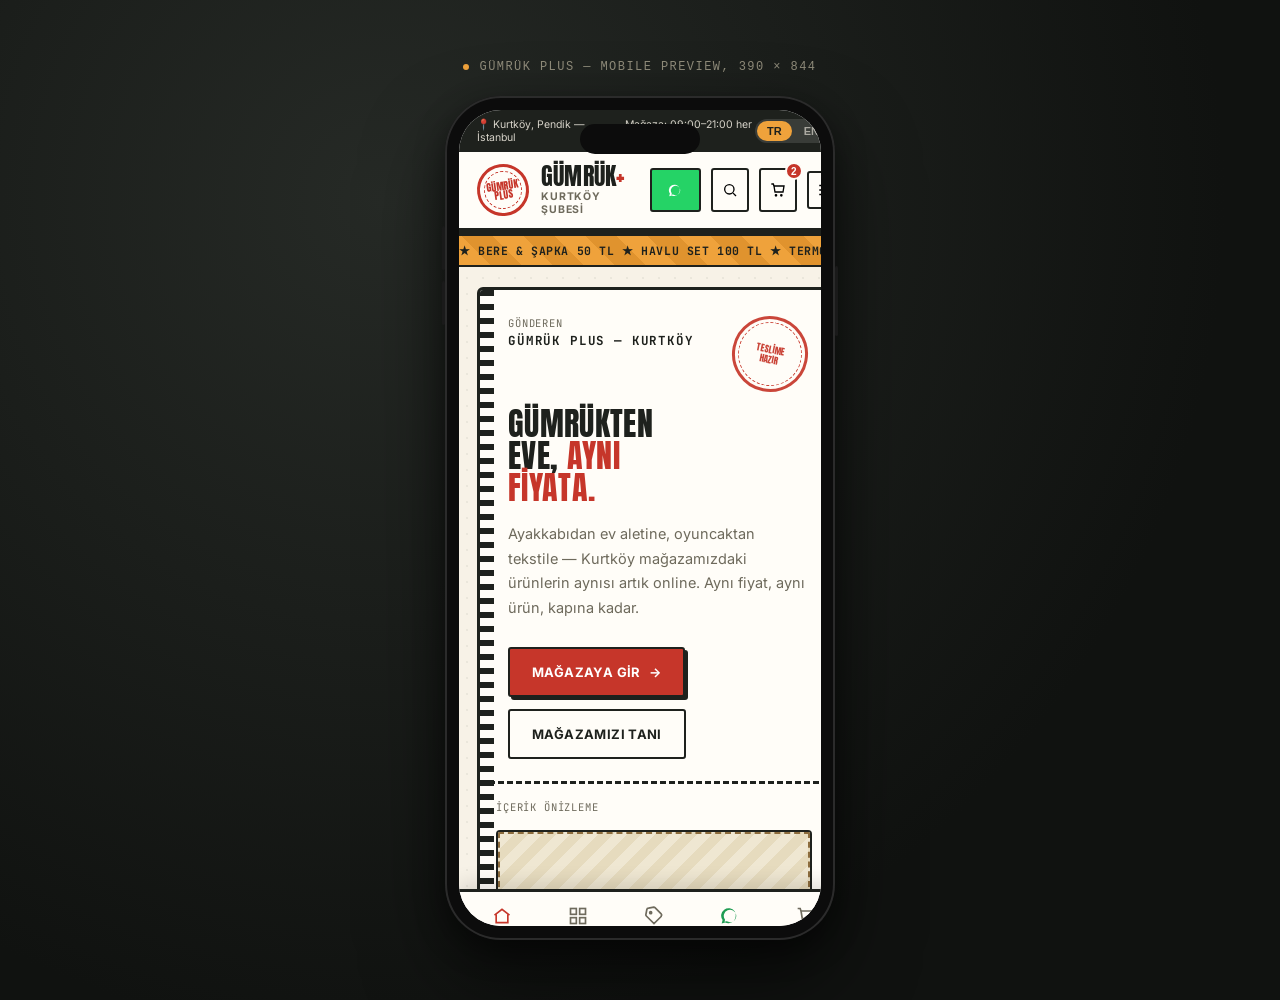
<file: mobile-preview.html>
<!DOCTYPE html>
<html lang="en">
<head>
<meta charset="UTF-8">
<meta name="viewport" content="width=device-width, initial-scale=1.0">
<title>Gümrük Plus — Mobile Preview</title>
<style>
  *{margin:0;padding:0;box-sizing:border-box;}
  body{
    min-height:100vh;
    background: radial-gradient(circle at 30% 20%, #262a26 0%, #101210 70%);
    display:flex;align-items:center;justify-content:center;
    padding:60px 20px;
    font-family:'Inter',sans-serif;
  }
  .stage{display:flex;flex-direction:column;align-items:center;gap:22px;}
  .label{
    color:#8f8b7a;font-family:'JetBrains Mono',monospace;font-size:12px;
    letter-spacing:0.12em;text-transform:uppercase;display:flex;align-items:center;gap:10px;
  }
  .label .dot{width:6px;height:6px;border-radius:50%;background:#EFA23B;}
  .phone{
    width:390px;height:844px;background:#0c0c0c;border-radius:56px;padding:14px;
    box-shadow:0 40px 80px rgba(0,0,0,0.55),0 10px 30px rgba(0,0,0,0.4),inset 0 0 0 2px #2b2b2b;
    position:relative;
  }
  .screen{
    width:100%;height:100%;background:#fff;border-radius:42px;overflow:hidden;position:relative;
    box-shadow:inset 0 0 0 1px rgba(255,255,255,0.08);
  }
  .notch{
    position:absolute;top:14px;left:50%;transform:translateX(-50%);
    width:120px;height:30px;background:#0c0c0c;border-radius:20px;z-index:10;
  }
  .side-btn{position:absolute;background:#1a1a1a;border-radius:2px;}
  .btn-power{width:3px;height:70px;right:-3px;top:170px;}
  .btn-vol1{width:3px;height:44px;left:-3px;top:130px;}
  .btn-vol2{width:3px;height:44px;left:-3px;top:185px;}
  iframe{width:390px;height:844px;border:none;display:block;}
  @media(max-width:480px){
    .phone{width:340px;height:734px;border-radius:48px;}
    iframe{width:340px;height:734px;}
  }
</style>
</head>
<body>
<div class="stage">
  <div class="label"><span class="dot"></span>Gümrük Plus — mobile preview, 390 × 844</div>
  <div class="phone">
    <div class="screen">
      <div class="notch"></div>
      <iframe id="phoneFrame" title="Gümrük Plus mobile preview"></iframe>
    </div>
    <div class="side-btn btn-power"></div>
    <div class="side-btn btn-vol1"></div>
    <div class="side-btn btn-vol2"></div>
  </div>
</div>
<script>
  const b64Parts = [
"[base64]/[base64]",
"[base64]",
"[base64]",
"[base64]",
"[base64]",
"[base64]",
"[base64]",
"[base64]",
"[base64]",
"[base64]",
"[base64]",
"[base64]",
"[base64]",
"[base64]",
"[base64]",
"[base64]",
"[base64]",
"[base64]",
"[base64]/[base64]",
"[base64]",
"[base64]",
"[base64]",
"KC0tYW1iZXIpOyI+PHNwYW4gY2xhc3M9InRyIj5OYXPEsWwgw4dhbMSxxZ/[base64]",
"[base64]",
"[base64]/[base64]",
"[base64]",
"[base64]",
"[base64]",
"[base64]",
"[base64]",
"[base64]"
  ];
  const b64 = b64Parts.join("");
  function b64DecodeUnicode(str) {
    return decodeURIComponent(atob(str).split('').map(function(c) {
      return '%' + ('00' + c.charCodeAt(0).toString(16)).slice(-2);
    }).join(''));
  }
  const html = b64DecodeUnicode(b64);
  document.getElementById('phoneFrame').srcdoc = html;
</script>
</body>
</html>
</file>
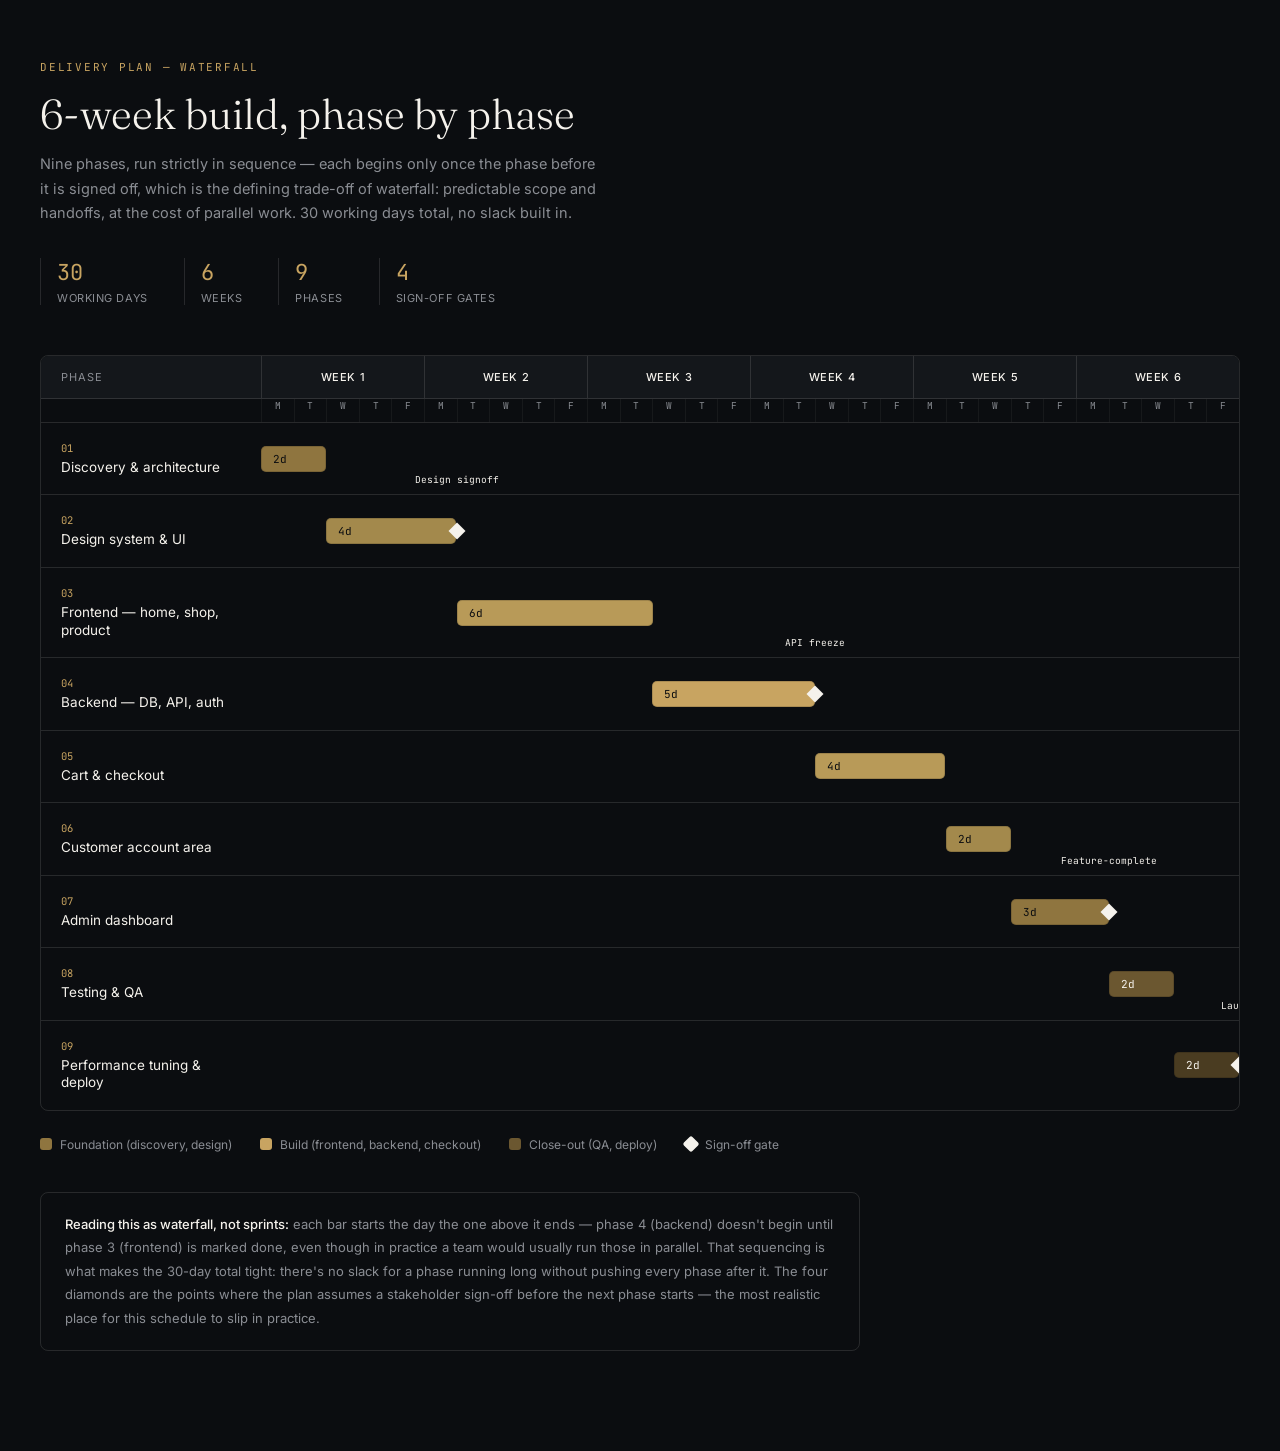
<file: project-timeline.html>
<!DOCTYPE html>
<html lang="en">
<head>
<meta charset="UTF-8">
<meta name="viewport" content="width=device-width, initial-scale=1.0">
<title>Meridian — 6-Week Build Timeline</title>
<link rel="preconnect" href="https://fonts.googleapis.com">
<link rel="preconnect" href="https://fonts.gstatic.com" crossorigin>
<link href="https://fonts.googleapis.com/css2?family=Fraunces:opsz,wght@9..144,300;9..144,400;9..144,500&family=Inter:wght@400;500;600&family=JetBrains+Mono:wght@400;500&display=swap" rel="stylesheet">
<style>
  :root{
    --ink:#0B0D10; --ink-2:#14171B; --brass:#C8A461; --bone:#F5F2EC;
    --stone:#8A8D93; --line:rgba(245,242,236,0.12); --ease:cubic-bezier(.22,.61,.36,1);
  }
  *{margin:0;padding:0;box-sizing:border-box;}
  body{background:var(--ink);color:var(--bone);font-family:'Inter',sans-serif;-webkit-font-smoothing:antialiased;padding:60px 40px 100px;}
  @media(max-width:900px){body{padding:40px 18px 80px;}}
  h1,h2{font-family:'Fraunces',serif;font-weight:300;}
  .mono{font-family:'JetBrains Mono',monospace;}
  .wrap{max-width:1240px;margin:0 auto;}

  .head{margin-bottom:44px;}
  .eyebrow{font-family:'JetBrains Mono',monospace;font-size:11px;letter-spacing:0.16em;text-transform:uppercase;color:var(--brass);margin-bottom:14px;}
  h1{font-size:clamp(28px,4vw,42px);margin-bottom:12px;}
  .head p{color:var(--stone);font-size:14.5px;max-width:560px;line-height:1.7;}

  .stat-row{display:flex;gap:36px;margin-top:32px;flex-wrap:wrap;}
  .stat{border-left:1px solid var(--line);padding-left:16px;}
  .stat .num{font-family:'JetBrains Mono',monospace;font-size:22px;color:var(--brass);}
  .stat .lbl{font-size:11px;color:var(--stone);letter-spacing:0.05em;text-transform:uppercase;margin-top:4px;}

  /* ---------- CHART ---------- */
  .chart-shell{
    border:1px solid var(--line);border-radius:8px;overflow:hidden;margin-top:50px;
  }
  .chart-scroll{overflow-x:auto;}
  .chart{min-width:1040px;}

  /* week header */
  .week-header{
    display:grid;grid-template-columns:220px repeat(30, 1fr);
    border-bottom:1px solid var(--line);background:var(--ink-2);
  }
  .week-header .task-col-head{padding:14px 20px;font-size:11px;letter-spacing:0.08em;text-transform:uppercase;color:var(--stone);display:flex;align-items:center;}
  .week-block{grid-column:span 5;text-align:center;padding:14px 0;font-size:11px;letter-spacing:0.06em;text-transform:uppercase;color:var(--stone);border-left:1px solid var(--line);}
  .week-block:first-of-type{border-left:none;}
  .week-block b{color:var(--bone);font-weight:500;}

  .day-header{
    display:grid;grid-template-columns:220px repeat(30, 1fr);
    border-bottom:1px solid var(--line);
  }
  .day-header .task-col-head2{padding:0 20px 10px;}
  .day-cell{
    text-align:center;font-family:'JetBrains Mono',monospace;font-size:9.5px;color:var(--stone);
    padding-bottom:10px;border-left:1px solid rgba(245,242,236,0.05);
  }

  /* rows */
  .row{
    display:grid;grid-template-columns:220px repeat(30, 1fr);
    border-bottom:1px solid var(--line);
    position:relative;
  }
  .row:last-child{border-bottom:none;}
  .row:hover{background:rgba(245,242,236,0.02);}
  .task-label{
    padding:18px 20px;display:flex;flex-direction:column;justify-content:center;gap:4px;
  }
  .task-label .n{font-size:10.5px;color:var(--brass);font-family:'JetBrains Mono',monospace;}
  .task-label .t{font-size:13.5px;line-height:1.3;}
  .track{
    grid-column:2 / span 30;
    display:grid;grid-template-columns:repeat(30, 1fr);
    position:relative;
  }
  .grid-line{border-left:1px solid rgba(245,242,236,0.05);}
  .bar-wrap{position:relative;grid-row:1;}
  .bar{
    position:absolute;top:50%;transform:translateY(-50%) scaleX(0);
    transform-origin:left center;
    height:26px;border-radius:5px;
    display:flex;align-items:center;padding:0 12px;
    font-size:11px;font-family:'JetBrains Mono',monospace;white-space:nowrap;overflow:hidden;
    animation:growBar .7s var(--ease) forwards;
    box-shadow:0 0 0 1px rgba(0,0,0,0.15) inset;
  }
  @keyframes growBar{to{transform:translateY(-50%) scaleX(1);}}
  .connector{
    position:absolute;width:1px;background:var(--line);top:0;bottom:0;
  }

  /* phase colors — single brass ramp, deepening slightly by stage for readability, not category */
  .p1{background:#8f753f;color:#0B0D10;}
  .p2{background:#a3894c;color:#0B0D10;}
  .p3{background:#b89a58;color:#0B0D10;}
  .p4{background:#c8a461;color:#0B0D10;}
  .p5{background:#b89a58;color:#0B0D10;}
  .p6{background:#a3894c;color:#0B0D10;}
  .p7{background:#8f753f;color:#0B0D10;}
  .p8{background:#6b5730;color:var(--bone);}
  .p9{background:#4a3c21;color:var(--bone);}

  .milestone{
    position:absolute;top:50%;transform:translate(-50%,-50%) rotate(45deg);
    width:12px;height:12px;background:var(--bone);z-index:2;
  }
  .milestone-label{
    position:absolute;top:-22px;left:50%;transform:translateX(-50%);
    font-size:9.5px;color:var(--bone);white-space:nowrap;font-family:'JetBrains Mono',monospace;
  }

  .legend{display:flex;gap:28px;margin-top:26px;flex-wrap:wrap;align-items:center;}
  .legend-item{display:flex;align-items:center;gap:8px;font-size:12px;color:var(--stone);}
  .legend-swatch{width:12px;height:12px;border-radius:3px;}
  .legend-swatch.milestone-sw{background:var(--bone);transform:rotate(45deg);border-radius:2px;}

  .note{
    margin-top:40px;padding:20px 24px;border:1px solid var(--line);border-radius:8px;
    font-size:13px;color:var(--stone);line-height:1.8;max-width:820px;
  }
  .note b{color:var(--bone);font-weight:500;}
</style>
</head>
<body>
<div class="wrap">
  <div class="head">
    <div class="eyebrow">Delivery plan — waterfall</div>
    <h1>6-week build, phase by phase</h1>
    <p>Nine phases, run strictly in sequence — each begins only once the phase before it is signed off, which is the defining trade-off of waterfall: predictable scope and handoffs, at the cost of parallel work. 30 working days total, no slack built in.</p>
    <div class="stat-row">
      <div class="stat"><div class="num">30</div><div class="lbl">Working days</div></div>
      <div class="stat"><div class="num">6</div><div class="lbl">Weeks</div></div>
      <div class="stat"><div class="num">9</div><div class="lbl">Phases</div></div>
      <div class="stat"><div class="num">4</div><div class="lbl">Sign-off gates</div></div>
    </div>
  </div>

  <div class="chart-shell">
    <div class="chart-scroll">
      <div class="chart">
        <div class="week-header">
          <div class="task-col-head">Phase</div>
          <div class="week-block"><b>Week 1</b></div>
          <div class="week-block"><b>Week 2</b></div>
          <div class="week-block"><b>Week 3</b></div>
          <div class="week-block"><b>Week 4</b></div>
          <div class="week-block"><b>Week 5</b></div>
          <div class="week-block"><b>Week 6</b></div>
        </div>
        <div class="day-header">
          <div class="task-col-head2"></div>
          <div class="day-cell">M</div><div class="day-cell">T</div><div class="day-cell">W</div><div class="day-cell">T</div><div class="day-cell">F</div>
          <div class="day-cell">M</div><div class="day-cell">T</div><div class="day-cell">W</div><div class="day-cell">T</div><div class="day-cell">F</div>
          <div class="day-cell">M</div><div class="day-cell">T</div><div class="day-cell">W</div><div class="day-cell">T</div><div class="day-cell">F</div>
          <div class="day-cell">M</div><div class="day-cell">T</div><div class="day-cell">W</div><div class="day-cell">T</div><div class="day-cell">F</div>
          <div class="day-cell">M</div><div class="day-cell">T</div><div class="day-cell">W</div><div class="day-cell">T</div><div class="day-cell">F</div>
          <div class="day-cell">M</div><div class="day-cell">T</div><div class="day-cell">W</div><div class="day-cell">T</div><div class="day-cell">F</div>
        </div>

        <!-- ROWS: grid-column start = day index + 2 (col 1 is label), span = duration -->
        <div class="row">
          <div class="task-label"><span class="n">01</span><span class="t">Discovery &amp; architecture</span></div>
          <div class="track">
            <div class="bar-wrap" style="grid-column:1/span 2;"><div class="bar p1" style="width:100%;">2d</div></div>
          </div>
        </div>
        <div class="row">
          <div class="task-label"><span class="n">02</span><span class="t">Design system &amp; UI</span></div>
          <div class="track">
            <div class="bar-wrap" style="grid-column:3/span 4;position:relative;">
              <div class="bar p2" style="width:100%;">4d</div>
              <div class="milestone" style="left:100%;"></div>
              <div class="milestone-label" style="left:100%;">Design signoff</div>
            </div>
          </div>
        </div>
        <div class="row">
          <div class="task-label"><span class="n">03</span><span class="t">Frontend — home, shop, product</span></div>
          <div class="track">
            <div class="bar-wrap" style="grid-column:7/span 6;"><div class="bar p3" style="width:100%;">6d</div></div>
          </div>
        </div>
        <div class="row">
          <div class="task-label"><span class="n">04</span><span class="t">Backend — DB, API, auth</span></div>
          <div class="track">
            <div class="bar-wrap" style="grid-column:13/span 5;position:relative;">
              <div class="bar p4" style="width:100%;">5d</div>
              <div class="milestone" style="left:100%;"></div>
              <div class="milestone-label" style="left:100%;">API freeze</div>
            </div>
          </div>
        </div>
        <div class="row">
          <div class="task-label"><span class="n">05</span><span class="t">Cart &amp; checkout</span></div>
          <div class="track">
            <div class="bar-wrap" style="grid-column:18/span 4;"><div class="bar p5" style="width:100%;">4d</div></div>
          </div>
        </div>
        <div class="row">
          <div class="task-label"><span class="n">06</span><span class="t">Customer account area</span></div>
          <div class="track">
            <div class="bar-wrap" style="grid-column:22/span 2;"><div class="bar p6" style="width:100%;">2d</div></div>
          </div>
        </div>
        <div class="row">
          <div class="task-label"><span class="n">07</span><span class="t">Admin dashboard</span></div>
          <div class="track">
            <div class="bar-wrap" style="grid-column:24/span 3;position:relative;">
              <div class="bar p7" style="width:100%;">3d</div>
              <div class="milestone" style="left:100%;"></div>
              <div class="milestone-label" style="left:100%;">Feature-complete</div>
            </div>
          </div>
        </div>
        <div class="row">
          <div class="task-label"><span class="n">08</span><span class="t">Testing &amp; QA</span></div>
          <div class="track">
            <div class="bar-wrap" style="grid-column:27/span 2;"><div class="bar p8" style="width:100%;">2d</div></div>
          </div>
        </div>
        <div class="row">
          <div class="task-label"><span class="n">09</span><span class="t">Performance tuning &amp; deploy</span></div>
          <div class="track">
            <div class="bar-wrap" style="grid-column:29/span 2;position:relative;">
              <div class="bar p9" style="width:100%;">2d</div>
              <div class="milestone" style="left:100%;"></div>
              <div class="milestone-label" style="left:100%;">Launch</div>
            </div>
          </div>
        </div>
      </div>
    </div>
  </div>

  <div class="legend">
    <div class="legend-item"><span class="legend-swatch" style="background:#8f753f;"></span>Foundation (discovery, design)</div>
    <div class="legend-item"><span class="legend-swatch" style="background:#c8a461;"></span>Build (frontend, backend, checkout)</div>
    <div class="legend-item"><span class="legend-swatch" style="background:#6b5730;"></span>Close-out (QA, deploy)</div>
    <div class="legend-item"><span class="legend-swatch milestone-sw"></span>Sign-off gate</div>
  </div>

  <div class="note">
    <b>Reading this as waterfall, not sprints:</b> each bar starts the day the one above it ends — phase 4 (backend) doesn't begin until phase 3 (frontend) is marked done, even though in practice a team would usually run those in parallel. That sequencing is what makes the 30-day total tight: there's no slack for a phase running long without pushing every phase after it. The four diamonds are the points where the plan assumes a stakeholder sign-off before the next phase starts — the most realistic place for this schedule to slip in practice.
  </div>
</div>
</body>
</html>
</file>
